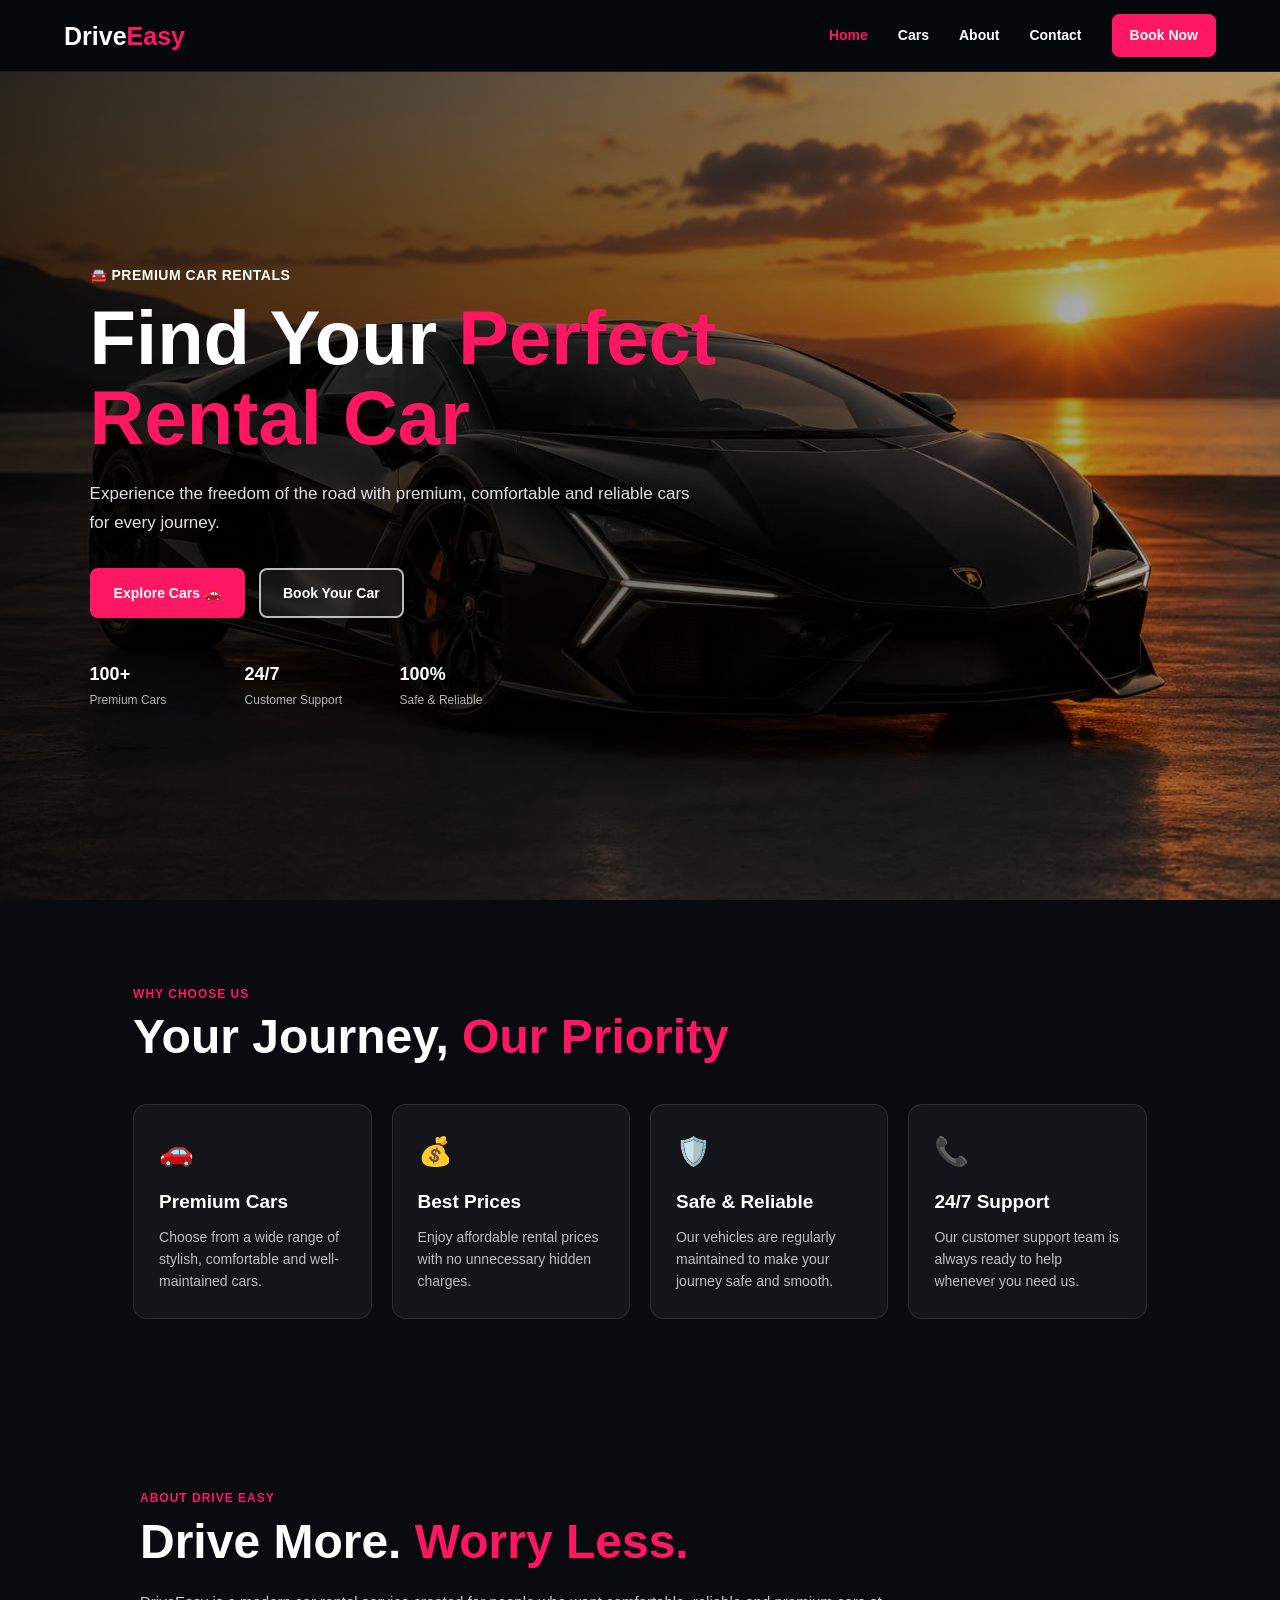
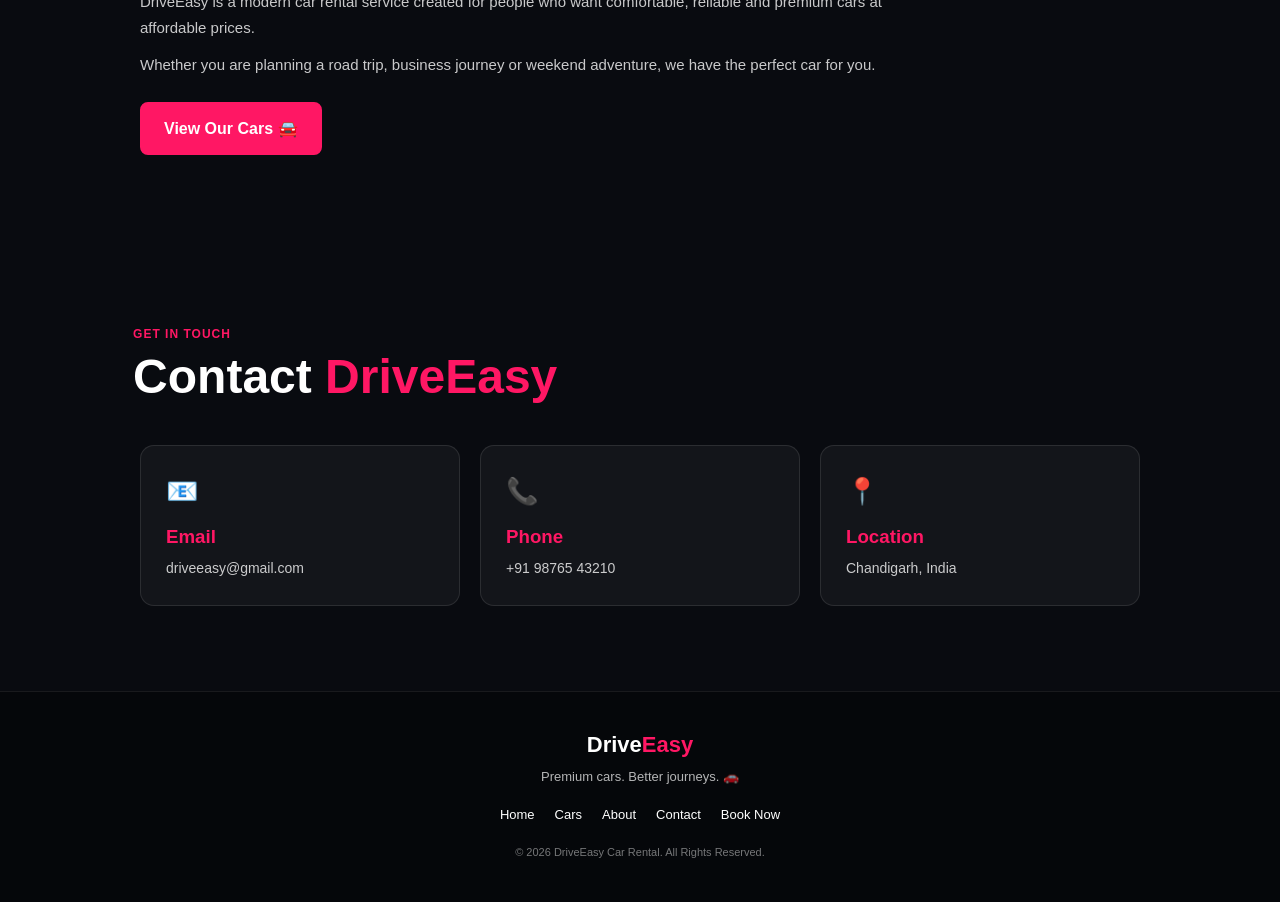
<file: index.html>
<!DOCTYPE html>
<html lang="en">

<head>
    <meta charset="UTF-8">
    <meta name="viewport" content="width=device-width, initial-scale=1.0">

    <title>DriveEasy - Premium Car Rental</title>

    <link rel="stylesheet" href="style.css">
</head>

<body>

<!-- ================= NAVBAR ================= -->

<header class="navbar">

    <div class="logo">
        <a href="index.html">
            Drive<span>Easy</span>
        </a>
    </div>

    <nav>
        <a href="index.html" class="active">Home</a>
        <a href="cars.html">Cars</a>
        <a href="#about">About</a>
        <a href="#contact">Contact</a>
        <a href="book.html" class="nav-book">Book Now</a>
    </nav>

</header>


<!-- ================= HERO ================= -->

<section class="hero" id="home">

    <div class="hero-overlay"></div>

    <div class="hero-content">

        <div class="small-title">
            🚘 PREMIUM CAR RENTALS
        </div>

        <h1>
            Find Your
            <span>Perfect Rental Car</span>
        </h1>

        <p>
            Experience the freedom of the road with premium,
            comfortable and reliable cars for every journey.
        </p>

        <div class="hero-buttons">

            <a href="cars.html" class="main-btn">
                Explore Cars 🚗
            </a>

            <a href="book.html" class="outline-btn">
                Book Your Car
            </a>

        </div>


        <!-- FEATURES -->

        <div class="features">

            <div class="feature">
                <strong>100+</strong>
                <span>Premium Cars</span>
            </div>

            <div class="feature">
                <strong>24/7</strong>
                <span>Customer Support</span>
            </div>

            <div class="feature">
                <strong>100%</strong>
                <span>Safe & Reliable</span>
            </div>

        </div>

    </div>

</section>


<!-- ================= WHY DRIVE EASY ================= -->

<section class="why-us">

    <div class="section-title">

        <p>WHY CHOOSE US</p>

        <h2>
            Your Journey,
            <span>Our Priority</span>
        </h2>

    </div>


    <div class="why-container">

        <div class="why-card">

            <div class="icon">🚗</div>

            <h3>Premium Cars</h3>

            <p>
                Choose from a wide range of stylish,
                comfortable and well-maintained cars.
            </p>

        </div>


        <div class="why-card">

            <div class="icon">💰</div>

            <h3>Best Prices</h3>

            <p>
                Enjoy affordable rental prices with
                no unnecessary hidden charges.
            </p>

        </div>


        <div class="why-card">

            <div class="icon">🛡️</div>

            <h3>Safe & Reliable</h3>

            <p>
                Our vehicles are regularly maintained
                to make your journey safe and smooth.
            </p>

        </div>


        <div class="why-card">

            <div class="icon">📞</div>

            <h3>24/7 Support</h3>

            <p>
                Our customer support team is always
                ready to help whenever you need us.
            </p>

        </div>

    </div>

</section>


<!-- ================= ABOUT ================= -->

<section id="about" class="about-section">

    <div class="about-content">

        <p class="about-small">
            ABOUT DRIVE EASY
        </p>

        <h2>
            Drive More.
            <span>Worry Less.</span>
        </h2>

        <p>
            DriveEasy is a modern car rental service created
            for people who want comfortable, reliable and
            premium cars at affordable prices.
        </p>

        <p>
            Whether you are planning a road trip, business
            journey or weekend adventure, we have the perfect
            car for you.
        </p>

        <a href="cars.html" class="main-btn">
            View Our Cars 🚘
        </a>

    </div>

</section>


<!-- ================= CONTACT ================= -->

<section id="contact" class="contact-section">

    <div class="section-title">

        <p>GET IN TOUCH</p>

        <h2>
            Contact <span>DriveEasy</span>
        </h2>

    </div>


    <div class="contact-container">

        <div class="contact-box">

            <div class="contact-icon">📧</div>

            <h3>Email</h3>

            <p>driveeasy@gmail.com</p>

        </div>


        <div class="contact-box">

            <div class="contact-icon">📞</div>

            <h3>Phone</h3>

            <p>+91 98765 43210</p>

        </div>


        <div class="contact-box">

            <div class="contact-icon">📍</div>

            <h3>Location</h3>

            <p>Chandigarh, India</p>

        </div>

    </div>

</section>


<!-- ================= FOOTER ================= -->

<footer>

    <div class="footer-logo">
        Drive<span>Easy</span>
    </div>

    <p>
        Premium cars. Better journeys. 🚗
    </p>

    <div class="footer-links">

        <a href="index.html">Home</a>
        <a href="cars.html">Cars</a>
        <a href="#about">About</a>
        <a href="#contact">Contact</a>
        <a href="book.html">Book Now</a>

    </div>

    <p class="copyright">
        © 2026 DriveEasy Car Rental. All Rights Reserved.
    </p>

</footer>


<!-- ================= JAVASCRIPT ================= -->

<script src="script.js"></script>

</body>
</html>
</file>
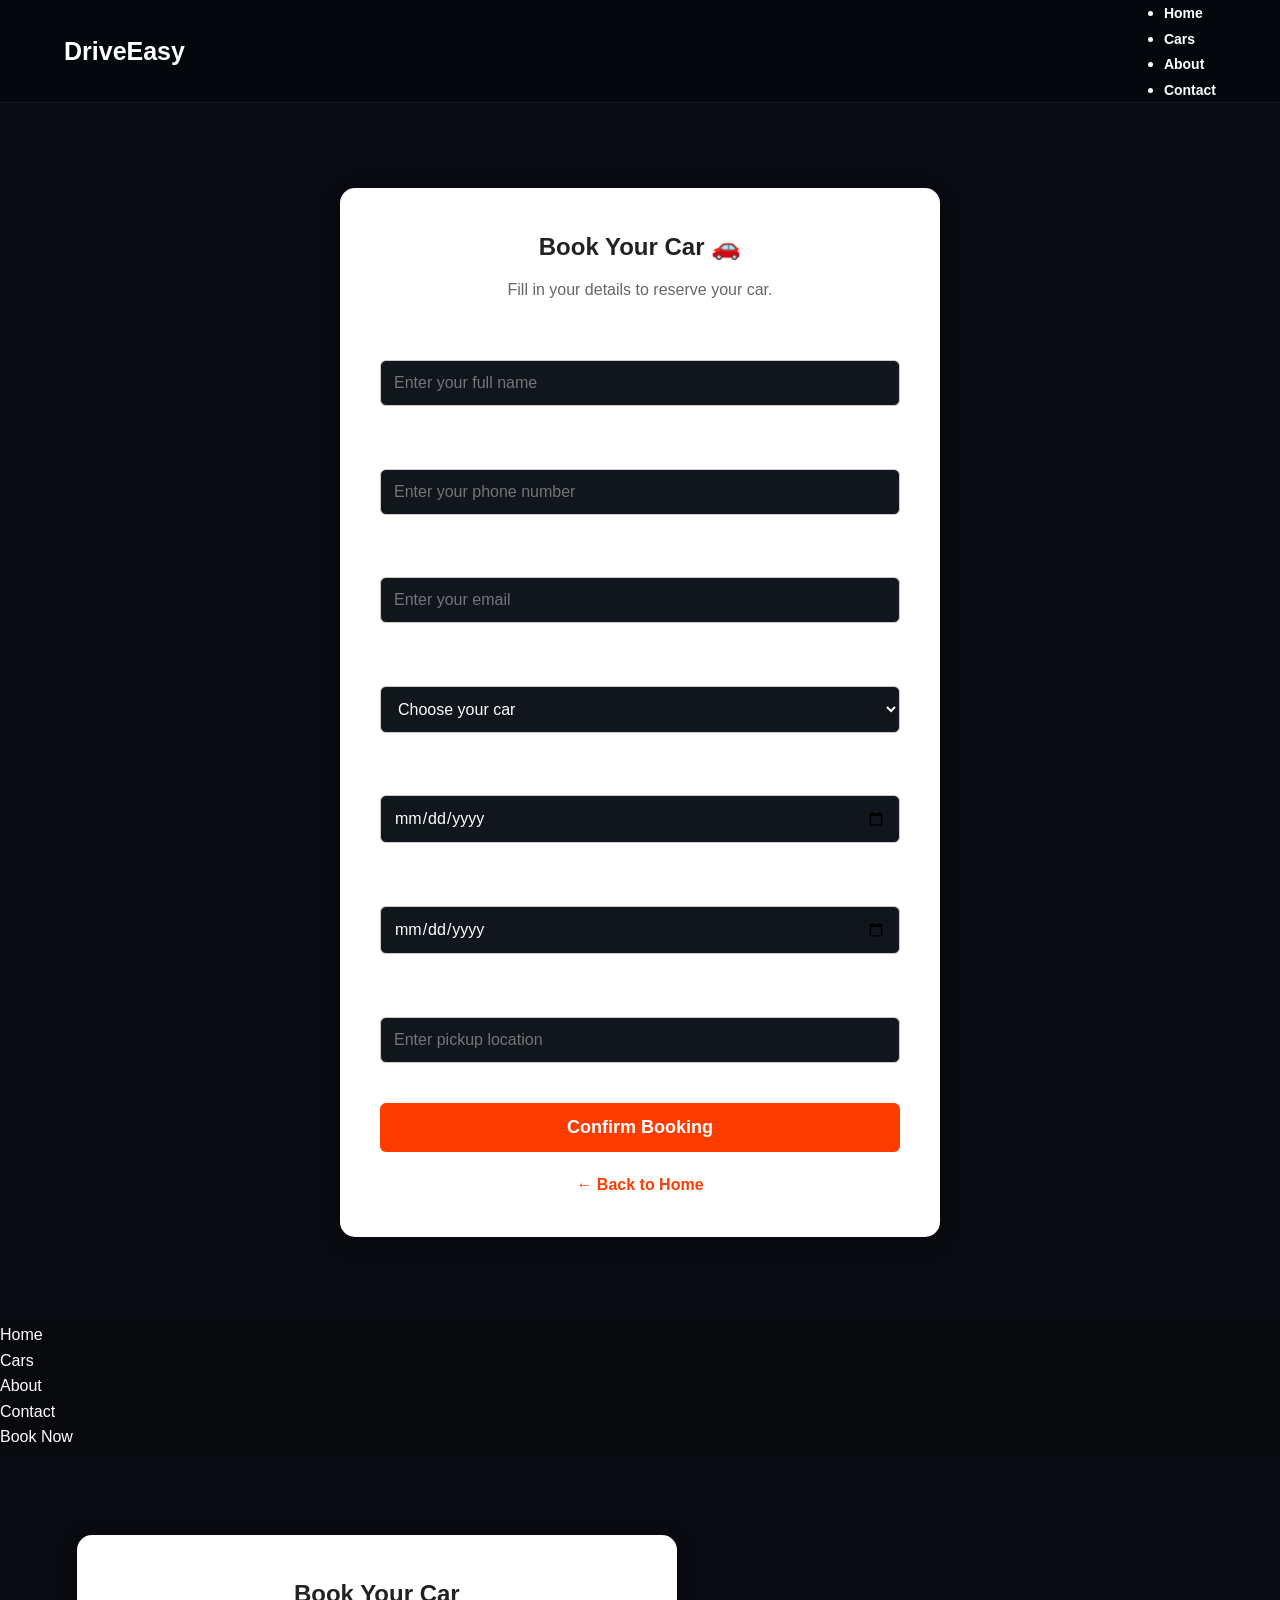
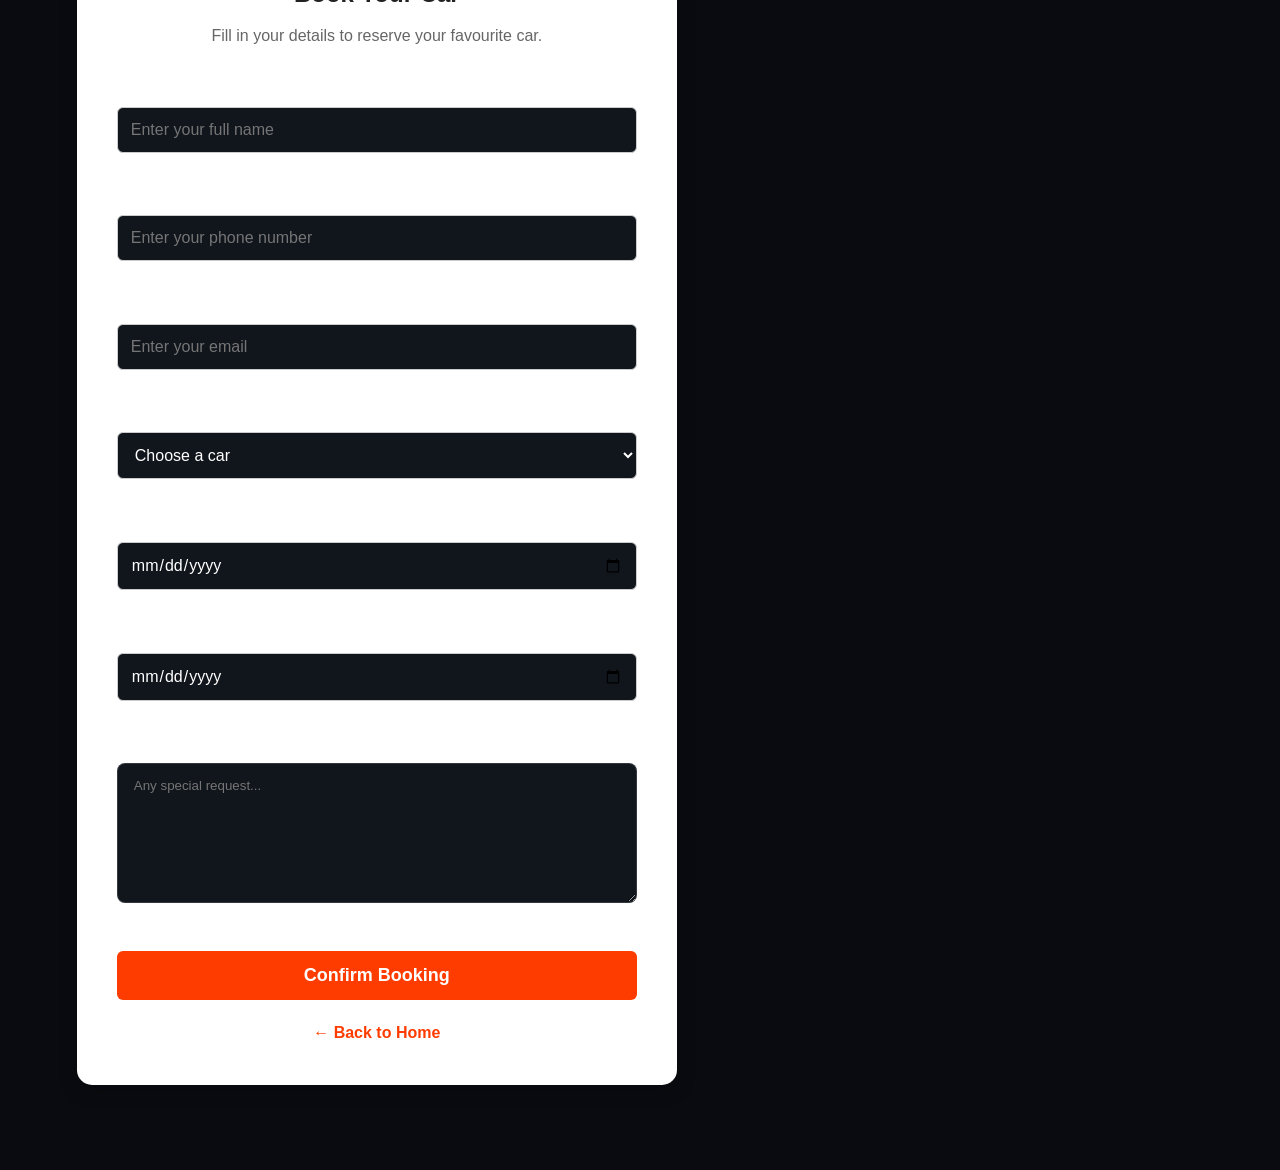
<file: book.html>
<!DOCTYPE html>
<html lang="en">
<head>
    <meta charset="UTF-8">
    <meta name="viewport" content="width=device-width, initial-scale=1.0">

    <title>Book Your Car - DriveEasy</title>

    <link rel="stylesheet" href="style.css">

    <style>
        .booking-section {
            min-height: 100vh;
            padding: 120px 20px 60px;
            display: flex;
            justify-content: center;
            align-items: center;
            background: #f4f4f4;
        }

        .booking-box {
            width: 100%;
            max-width: 600px;
            background: white;
            padding: 40px;
            border-radius: 15px;
            box-shadow: 0 5px 20px rgba(0,0,0,0.2);
        }

        .booking-box h1 {
            text-align: center;
            margin-bottom: 10px;
            color: #222;
        }

        .booking-box p {
            text-align: center;
            color: #666;
            margin-bottom: 25px;
        }

        .booking-form label {
            display: block;
            margin-top: 15px;
            margin-bottom: 7px;
            font-weight: bold;
        }

        .booking-form input,
        .booking-form select {
            width: 100%;
            padding: 13px;
            border: 1px solid #ccc;
            border-radius: 6px;
            font-size: 16px;
        }

        .booking-form input:focus,
        .booking-form select:focus {
            outline: none;
            border-color: #ff3c00;
        }

        .booking-form button {
            width: 100%;
            margin-top: 25px;
            padding: 14px;
            border: none;
            border-radius: 6px;
            background: #ff3c00;
            color: white;
            font-size: 18px;
            font-weight: bold;
            cursor: pointer;
        }

        .booking-form button:hover {
            background: #d62f00;
        }

        .back-home {
            display: block;
            text-align: center;
            margin-top: 20px;
            color: #ff3c00;
            text-decoration: none;
            font-weight: bold;
        }
    </style>
</head>

<body>

<header class="navbar">

    <div class="logo">
        <a href="index.html">DriveEasy</a>
    </div>

    <nav>
        <ul class="nav-links">
            <li><a href="index.html">Home</a></li>
            <li><a href="index.html#cars">Cars</a></li>
            <li><a href="index.html#about">About</a></li>
            <li><a href="index.html#contact">Contact</a></li>
        </ul>
    </nav>

</header>


<section class="booking-section">

    <div class="booking-box">

        <h1>Book Your Car 🚗</h1>

        <p>Fill in your details to reserve your car.</p>

        <form class="booking-form" onsubmit="confirmBooking(event)">

            <label for="name">Full Name</label>
            <input
                type="text"
                id="name"
                placeholder="Enter your full name"
                required
            >

            <label for="phone">Phone Number</label>
            <input
                type="tel"
                id="phone"
                placeholder="Enter your phone number"
                required
            >

            <label for="email">Email</label>
            <input
                type="email"
                id="email"
                placeholder="Enter your email"
                required
            >

            <label for="car">Select Car</label>

            <select id="car" required>
                <option value="">Choose your car</option>
                <option value="Mahindra Thar">Mahindra Thar - ₹3500 / Day</option>
                <option value="BMW X5">BMW X5 - ₹7000 / Day</option>
                <option value="Scorpio N">Scorpio N - ₹4000 / Day</option>
            </select>

            <label for="pickup">Pickup Date</label>
            <input
                type="date"
                id="pickup"
                required
            >

            <label for="returnDate">Return Date</label>
            <input
                type="date"
                id="returnDate"
                required
            >

            <label for="location">Pickup Location</label>
            <input
                type="text"
                id="location"
                placeholder="Enter pickup location"
                required
            >

            <button type="submit">
                Confirm Booking
            </button>

        </form>

        <a href="index.html" class="back-home">
            ← Back to Home
        </a>

    </div>

</section>


<script>
function confirmBooking(event) {

    event.preventDefault();

    let name = document.getElementById("name").value;
    let car = document.getElementById("car").value;
    let pickup = document.getElementById("pickup").value;
    let returnDate = document.getElementById("returnDate").value;

    if (returnDate < pickup) {
        alert("Return date cannot be before pickup date.");
        return;
    }

    alert(
        "Booking Confirmed! 🎉\n\n" +
        "Name: " + name + "\n" +
        "Car: " + car + "\n" +
        "Pickup Date: " + pickup + "\n" +
        "Return Date: " + returnDate
    );
}
</script>

</body>
</html>
    <nav>
        <ul class="nav-links">
            <li><a href="index.html">Home</a></li>
            <li><a href="index.html#cars">Cars</a></li>
            <li><a href="index.html#about">About</a></li>
            <li><a href="index.html#contact">Contact</a></li>
            <li><a href="book.html" class="book-btn">Book Now</a></li>
        </ul>
    </nav>

</header>


<!-- Booking Section -->
<section class="booking-page">

    <div class="booking-box">

        <h1>Book Your Car</h1>

        <p class="subtitle">
            Fill in your details to reserve your favourite car.
        </p>

        <form class="booking-form" onsubmit="bookCar(event)">

            <label for="name">Full Name</label>
            <input
                type="text"
                id="name"
                placeholder="Enter your full name"
                required
            >

            <label for="phone">Phone Number</label>
            <input
                type="tel"
                id="phone"
                placeholder="Enter your phone number"
                required
            >

            <label for="email">Email</label>
            <input
                type="email"
                id="email"
                placeholder="Enter your email"
                required
            >

            <label for="car">Select Car</label>
            <select id="car" required>
                <option value="">Choose a car</option>
                <option value="Mahindra Thar">Mahindra Thar - ₹3500 / Day</option>
                <option value="BMW X5">BMW X5 - ₹7000 / Day</option>
                <option value="Scorpio N">Scorpio N - ₹4000 / Day</option>
                <option value="Lamborghini">Lamborghini - ₹15000 / Day</option>
            </select>

            <label for="pickup">Pickup Date</label>
            <input
                type="date"
                id="pickup"
                required
            >

            <label for="return">Return Date</label>
            <input
                type="date"
                id="return"
                required
            >

            <label for="message">Additional Message</label>
            <textarea
                id="message"
                placeholder="Any special request..."
            ></textarea>

            <button type="submit">
                Confirm Booking
            </button>

        </form>

        <a href="index.html" class="back-home">
            ← Back to Home
        </a>

    </div>

</section>


<script>
function bookCar(event){

    event.preventDefault();

    let name = document.getElementById("name").value;
    let car = document.getElementById("car").value;
    let pickup = document.getElementById("pickup").value;
    let returnDate = document.getElementById("return").value;

    if(returnDate < pickup){
        alert("Return date cannot be before pickup date.");
        return;
    }

    alert(
        "Booking Confirmed!\\n\\n" +
        "Name: " + name + "\\n" +
        "Car: " + car + "\\n" +
        "Pickup: " + pickup + "\\n" +
        "Return: " + returnDate
    );
}
</script>

</body>
</html>
</file>
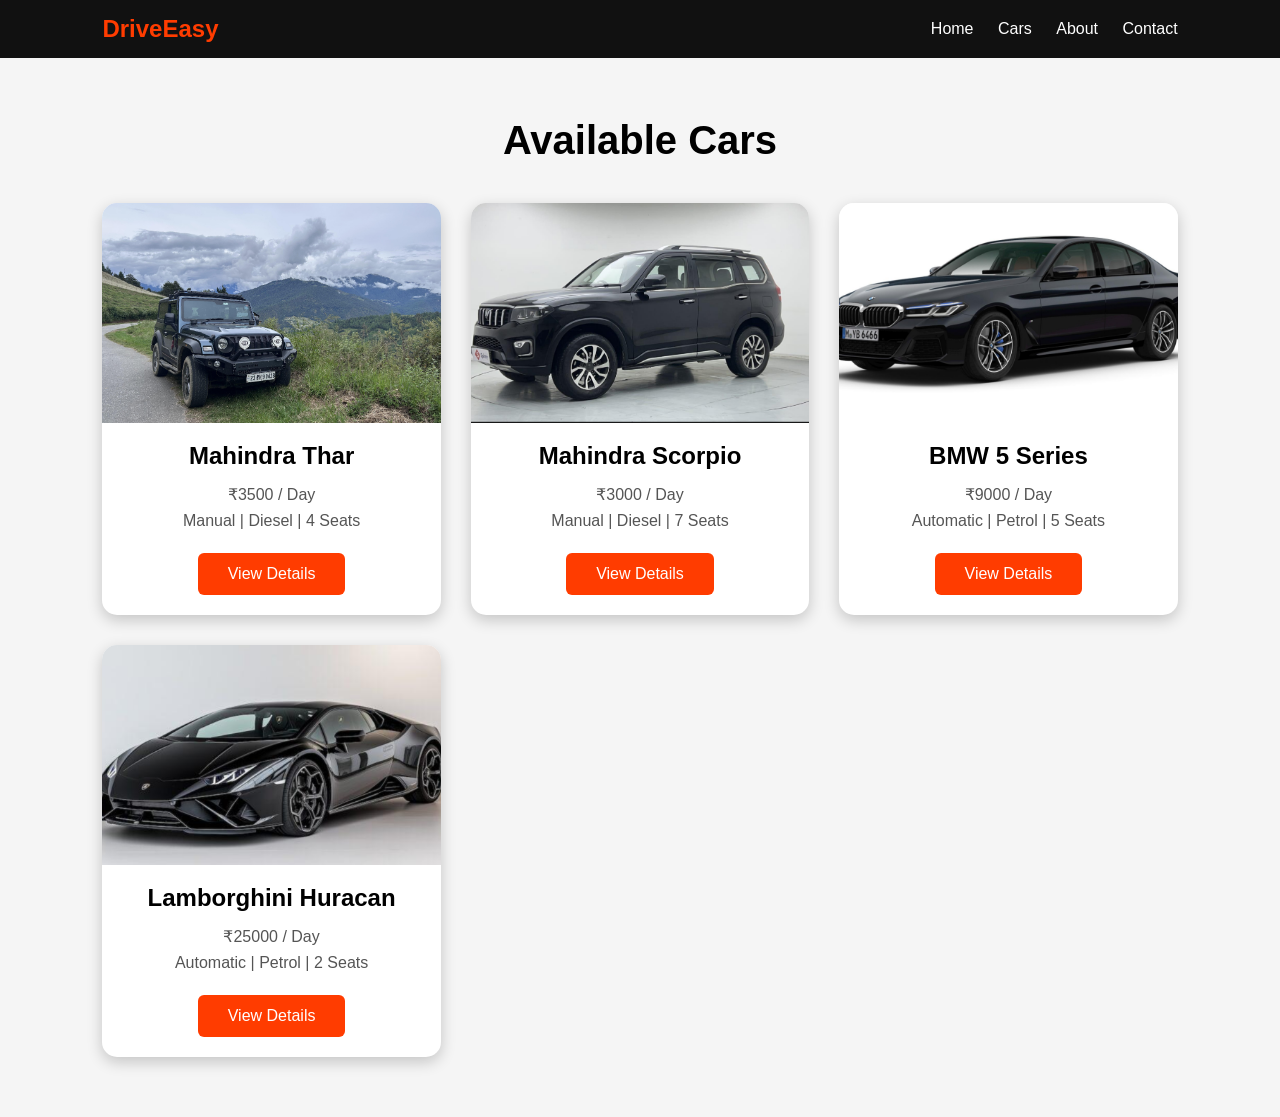
<file: cars.html>
<!DOCTYPE html>
<html lang="en">
<head>
    <meta charset="UTF-8">
    <meta name="viewport" content="width=device-width, initial-scale=1.0">
    <title>Available Cars | DriveEasy</title>

    <link rel="stylesheet" href="cars.css">
</head>

<body>

<header>

<h2 class="logo">DriveEasy</h2>

<nav>

<a href="index.html">Home</a>
<a href="cars.html">Cars</a>
<a href="index.html#about">About</a>
<a href="index.html#contact">Contact</a>

</nav>

</header>

<section class="cars">

<h1>Available Cars</h1>

<div class="car-container">

<div class="car-card">

<img src="images/Thar-front.jpg" alt="Thar">

<h2>Mahindra Thar</h2>

<p>₹3500 / Day</p>

<p>Manual | Diesel | 4 Seats</p>

<a href="#" class="btn">View Details</a>

</div>

<div class="car-card">

<img src="images/scorpio-front.jpg" alt="Scorpio">

<h2>Mahindra Scorpio</h2>

<p>₹3000 / Day</p>

<p>Manual | Diesel | 7 Seats</p>

<a href="#" class="btn">View Details</a>

</div>

<div class="car-card">

<img src="images/bmw-front.jpg" alt="BMW">

<h2>BMW 5 Series</h2>

<p>₹9000 / Day</p>

<p>Automatic | Petrol | 5 Seats</p>

<a href="#" class="btn">View Details</a>

</div>

<div class="car-card">

<img src="images/lamborghini-front.jpg" alt="Lamborghini">

<h2>Lamborghini Huracan</h2>

<p>₹25000 / Day</p>

<p>Automatic | Petrol | 2 Seats</p>

<a href="#" class="btn">View Details</a>

</div>

</div>

</section>

<script src="cars.js?v=2"></script>

</body>
</html>
</file>
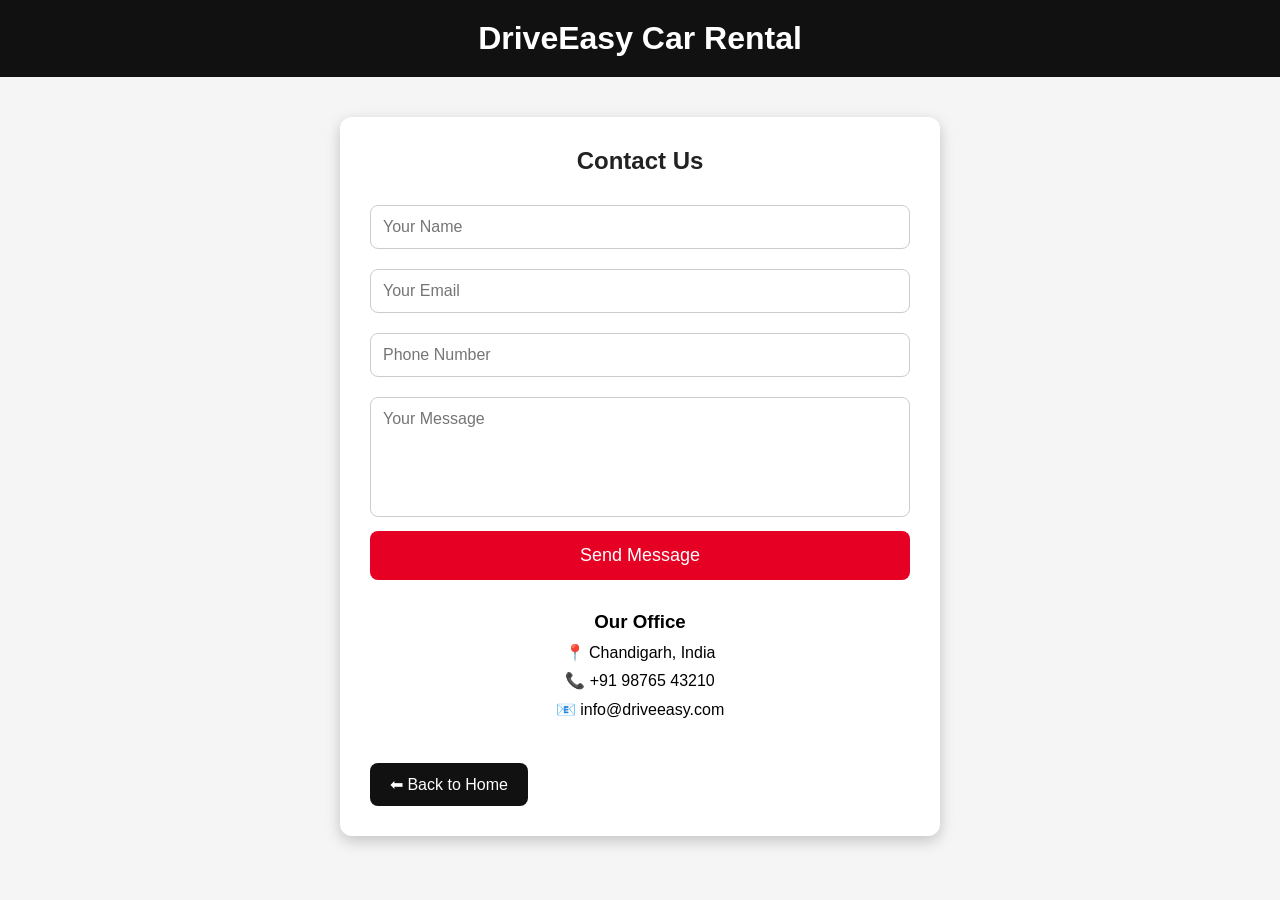
<file: contact.html>
<!DOCTYPE html>
<html lang="en">
<head>
    <meta charset="UTF-8">
    <meta name="viewport" content="width=device-width, initial-scale=1.0">
    <title>Contact Us | DriveEasy</title>
    <link rel="stylesheet" href="contact.css">
</head>
<body>

<header>
    <h1>DriveEasy Car Rental</h1>
</header>

<section class="contact">

    <h2>Contact Us</h2>

    <form id="contactForm">

        <input type="text" placeholder="Your Name" required>

        <input type="email" placeholder="Your Email" required>

        <input type="tel" placeholder="Phone Number" required>

        <textarea placeholder="Your Message" required></textarea>

        <button type="submit">Send Message</button>

    </form>

    <div class="info">
        <h3>Our Office</h3>
        <p>📍 Chandigarh, India</p>
        <p>📞 +91 98765 43210</p>
        <p>📧 info@driveeasy.com</p>
    </div>

    <br>

    <a href="index.html" class="back-btn">⬅ Back to Home</a>

</section>

<script src="contact.js"></script>

</body>
</html>
</file>
<file: style.css>
/* =========================================================
   DRIVE EASY - FINAL STYLE
   Responsive: Mobile + Tablet + Laptop + Desktop
   ========================================================= */


/* =========================================================
   RESET
   ========================================================= */

* {
    margin: 0;
    padding: 0;
    box-sizing: border-box;
}

html {
    scroll-behavior: smooth;
}

body {
    font-family: Arial, Helvetica, sans-serif;
    background: #07090d;
    color: #ffffff;
    line-height: 1.6;
    overflow-x: hidden;
}

img {
    max-width: 100%;
    display: block;
}

a {
    text-decoration: none;
    color: inherit;
}

button,
input,
select,
textarea {
    font-family: inherit;
}


/* =========================================================
   NAVBAR
   ========================================================= */

.navbar {
    width: 100%;
    min-height: 72px;

    display: flex;
    align-items: center;
    justify-content: space-between;

    padding: 0 5%;

    position: relative;
    z-index: 1000;

    background: rgba(5, 8, 13, 0.95);

    border-bottom: 1px solid rgba(255, 255, 255, 0.08);

    backdrop-filter: blur(10px);
}


/* LOGO */

.logo {
    font-size: 25px;
    font-weight: 800;
    white-space: nowrap;
}

.logo a {
    color: #ffffff;
}

.logo span {
    color: #ff1764;
}


/* NAV LINKS */

.navbar nav {
    display: flex;
    align-items: center;
    justify-content: flex-end;

    gap: 30px;
}

.navbar nav a {
    color: #ffffff;

    font-size: 14px;
    font-weight: 600;

    transition: all 0.3s ease;
}

.navbar nav a:hover {
    color: #ff1764;
}

.navbar nav a.active {
    color: #ff1764;
}


/* BOOK NOW */

.navbar nav .nav-book {
    padding: 9px 17px;

    color: #ffffff;

    background: #ff1764;

    border: 1px solid #ff1764;

    border-radius: 7px;
}

.navbar nav .nav-book:hover {
    color: #ffffff;
    background: #e90050;
    border-color: #e90050;
}


/* =========================================================
   HERO
   ========================================================= */

.hero {
    position: relative;

    width: 100%;
    min-height: calc(100vh - 72px);

    display: flex;
    align-items: center;

    overflow: hidden;

    /* IMPORTANT:
       home-bg.jpg is inside images folder */
    background-image: url("images/home-bg.jpg");

    background-size: cover;
    background-position: center center;
    background-repeat: no-repeat;

    isolation: isolate;
}


/* HERO OVERLAY */

.hero-overlay {
    position: absolute;

    inset: 0;

    z-index: -1;

    background:
        linear-gradient(
            90deg,
            rgba(0, 0, 0, 0.78) 0%,
            rgba(0, 0, 0, 0.52) 50%,
            rgba(0, 0, 0, 0.25) 100%
        );
}


/* HERO CONTENT */

.hero-content {
    position: relative;
    z-index: 5;

    width: 90%;
    max-width: 1200px;

    margin: 0 auto;

    padding: 80px 0;
}


/* SMALL TITLE */

.small-title {
    display: inline-block;

    margin-bottom: 12px;

    color: #ffffff;

    font-size: 14px;
    font-weight: 700;

    letter-spacing: 0.5px;
}


/* HERO HEADING */

.hero h1 {
    max-width: 760px;

    margin-bottom: 22px;

    color: #ffffff;

    font-size: clamp(42px, 6vw, 76px);

    line-height: 1.05;

    font-weight: 800;
}

.hero h1 span {
    color: #ff1764;
}


/* HERO PARAGRAPH */

.hero p {
    max-width: 620px;

    margin-bottom: 30px;

    color: rgba(255, 255, 255, 0.88);

    font-size: 17px;

    line-height: 1.7;
}


/* =========================================================
   HERO BUTTONS
   ========================================================= */

.hero-buttons {
    display: flex;
    align-items: center;

    gap: 14px;

    flex-wrap: wrap;
}

.hero-buttons a {
    display: inline-flex;

    align-items: center;
    justify-content: center;

    min-height: 48px;

    padding: 12px 22px;

    border-radius: 8px;

    font-size: 14px;
    font-weight: 700;

    transition: all 0.3s ease;
}


/* MAIN BUTTON */

.main-btn {
    display: inline-flex;

    align-items: center;
    justify-content: center;

    padding: 12px 22px;

    background: #ff1764;

    color: #ffffff !important;

    border: 2px solid #ff1764;

    border-radius: 8px;

    font-weight: 700;

    transition: all 0.3s ease;
}

.main-btn:hover {
    background: #e90050;

    border-color: #e90050;

    transform: translateY(-3px);

    box-shadow:
        0 10px 25px rgba(255, 23, 100, 0.35);
}


/* OUTLINE BUTTON */

.outline-btn {
    background: rgba(255, 255, 255, 0.08);

    color: #ffffff !important;

    border: 2px solid rgba(255, 255, 255, 0.7);

    backdrop-filter: blur(5px);
}

.outline-btn:hover {
    background: #ffffff;

    color: #111111 !important;

    border-color: #ffffff;

    transform: translateY(-3px);
}


/* =========================================================
   HERO FEATURES
   ========================================================= */

.features {
    display: flex;

    align-items: center;

    flex-wrap: wrap;

    gap: 35px;

    margin-top: 42px;
}

.feature {
    display: flex;

    flex-direction: column;

    min-width: 120px;
}

.feature strong {
    color: #ffffff;

    font-size: 18px;

    margin-bottom: 2px;
}

.feature span {
    color: rgba(255, 255, 255, 0.7);

    font-size: 12px;
}


/* =========================================================
   COMMON SECTIONS
   ========================================================= */

section {
    width: 100%;
}

section:not(.hero) {
    padding: 85px 6%;

    background: #090b10;
}

section h2 {
    color: #ffffff;

    font-size: clamp(30px, 4vw, 48px);

    line-height: 1.15;

    margin-bottom: 18px;
}

section h2 span {
    color: #ff1764;
}

section p {
    color: rgba(255, 255, 255, 0.78);
}


/* =========================================================
   SECTION TITLE
   ========================================================= */

.section-title {
    width: 90%;
    max-width: 1100px;

    margin: 0 auto 40px;
}

.section-title > p:first-child {
    margin-bottom: 5px;

    color: #ff1764;

    font-size: 12px;

    font-weight: 700;

    letter-spacing: 1px;
}

.section-title h2 {
    margin-bottom: 0;
}


/* =========================================================
   WHY US
   ========================================================= */

.why-us {
    background:
        linear-gradient(
            rgba(5, 7, 11, 0.96),
            rgba(5, 7, 11, 0.98)
        );
}

.why-container {
    width: 90%;
    max-width: 1100px;

    margin: 0 auto;

    display: grid;

    grid-template-columns: repeat(4, 1fr);

    gap: 20px;
}

.why-card {
    padding: 25px;

    background: rgba(255, 255, 255, 0.045);

    border: 1px solid rgba(255, 255, 255, 0.10);

    border-radius: 14px;

    transition: all 0.3s ease;
}

.why-card:hover {
    transform: translateY(-5px);

    border-color: rgba(255, 23, 100, 0.45);

    box-shadow:
        0 15px 35px rgba(0, 0, 0, 0.35);
}

.why-card .icon {
    font-size: 28px;

    margin-bottom: 12px;
}

.why-card h3 {
    margin-bottom: 8px;

    color: #ffffff;

    font-size: 19px;
}

.why-card p {
    color: rgba(255, 255, 255, 0.72);

    font-size: 14px;

    line-height: 1.6;
}


/* =========================================================
   ABOUT
   ========================================================= */

.about-section {
    background:
        linear-gradient(
            rgba(5, 7, 11, 0.95),
            rgba(5, 7, 11, 0.98)
        );
}

.about-content {
    width: 90%;
    max-width: 1000px;

    margin: 0 auto;
}

.about-small {
    margin-bottom: 6px;

    color: #ff1764 !important;

    font-size: 12px;

    font-weight: 700;

    letter-spacing: 1px;
}

.about-content h2 {
    margin-bottom: 20px;
}

.about-content > p:not(.about-small) {
    max-width: 800px;

    margin-bottom: 12px;

    font-size: 15px;

    line-height: 1.7;
}

.about-content .main-btn {
    margin-top: 12px;
}


/* =========================================================
   CONTACT
   ========================================================= */

.contact-section {
    background:
        linear-gradient(
            rgba(5, 7, 11, 0.95),
            rgba(5, 7, 11, 0.99)
        );
}

.contact-container {
    width: 90%;
    max-width: 1000px;

    margin: 0 auto;

    display: grid;

    grid-template-columns: repeat(3, 1fr);

    gap: 20px;
}

.contact-box {
    padding: 25px;

    background: rgba(255, 255, 255, 0.045);

    border: 1px solid rgba(255, 255, 255, 0.10);

    border-radius: 14px;

    transition: all 0.3s ease;
}

.contact-box:hover {
    transform: translateY(-5px);

    border-color: rgba(255, 23, 100, 0.45);
}

.contact-icon {
    font-size: 26px;

    margin-bottom: 10px;
}

.contact-box h3 {
    color: #ff1764;

    margin-bottom: 5px;
}

.contact-box p {
    font-size: 14px;
}


/* =========================================================
   FOOTER
   ========================================================= */

footer {
    padding: 35px 6%;

    text-align: center;

    background: #05070a;

    color: rgba(255, 255, 255, 0.7);

    border-top: 1px solid rgba(255, 255, 255, 0.08);
}

.footer-logo {
    margin-bottom: 5px;

    color: #ffffff;

    font-size: 22px;

    font-weight: 800;
}

.footer-logo span {
    color: #ff1764;
}

footer p {
    margin: 5px 0;

    font-size: 13px;
}

.footer-links {
    display: flex;

    justify-content: center;

    flex-wrap: wrap;

    gap: 20px;

    margin: 18px 0;
}

.footer-links a {
    color: #ffffff;

    font-size: 13px;

    transition: 0.3s ease;
}

.footer-links a:hover {
    color: #ff1764;
}

.copyright {
    color: rgba(255, 255, 255, 0.45) !important;

    font-size: 11px !important;
}


/* =========================================================
   FORMS / GENERAL BUTTONS
   ========================================================= */

form {
    width: 100%;
}

input,
select,
textarea {
    width: 100%;

    padding: 14px 16px;

    margin-bottom: 15px;

    background: #11151c;

    color: #ffffff;

    border: 1px solid rgba(255, 255, 255, 0.15);

    border-radius: 8px;

    outline: none;
}

input:focus,
select:focus,
textarea:focus {
    border-color: #ff1764;
}

textarea {
    min-height: 140px;

    resize: vertical;
}

button {
    padding: 13px 24px;

    border: none;

    border-radius: 8px;

    background: #ff1764;

    color: #ffffff;

    font-size: 15px;

    font-weight: 700;

    cursor: pointer;

    transition: all 0.3s ease;
}

button:hover {
    background: #e90050;

    transform: translateY(-2px);
}


/* =========================================================
   GENERIC CAR CARDS
   ========================================================= */

.car-card,
.card,
.feature-card {
    background: rgba(255, 255, 255, 0.055);

    border: 1px solid rgba(255, 255, 255, 0.10);

    border-radius: 16px;

    padding: 25px;

    transition: all 0.3s ease;
}

.car-card:hover,
.card:hover,
.feature-card:hover {
    transform: translateY(-5px);

    border-color: rgba(255, 23, 100, 0.45);

    box-shadow:
        0 15px 35px rgba(0, 0, 0, 0.35);
}


/* =========================================================
   MOBILE
   ========================================================= */

@media (max-width: 768px) {

    /* NAVBAR */

    .navbar {
        min-height: 62px;

        padding: 0 14px;
    }

    .logo {
        font-size: 20px;
    }

    .navbar nav {
        gap: 10px;
    }

    .navbar nav a {
        font-size: 10px;
    }

    .navbar nav .nav-book {
        padding: 6px 8px;
    }


    /* HERO */

    .hero {
        min-height: calc(100vh - 62px);

        align-items: flex-end;

        background-position: center center;
    }

    .hero-overlay {
        z-index: -1;

        background:
            linear-gradient(
                180deg,
                rgba(0, 0, 0, 0.10) 0%,
                rgba(0, 0, 0, 0.42) 45%,
                rgba(0, 0, 0, 0.90) 100%
            );
    }

    .hero-content {
        width: 88%;

        padding: 0 0 65px;
    }

    .small-title {
        font-size: 10px;

        margin-bottom: 7px;
    }

    .hero h1 {
        max-width: 100%;

        margin-bottom: 15px;

        font-size: clamp(31px, 8vw, 45px);

        line-height: 1.06;
    }

    .hero p {
        max-width: 100%;

        margin-bottom: 18px;

        font-size: 12px;

        line-height: 1.55;
    }


    /* BUTTONS */

    .hero-buttons {
        gap: 8px;
    }

    .hero-buttons a,
    .main-btn {
        min-height: 42px;

        padding: 9px 13px;

        font-size: 11px;

        border-radius: 7px;
    }


    /* FEATURES */

    .features {
        gap: 14px;

        margin-top: 24px;
    }

    .feature {
        min-width: 90px;
    }

    .feature strong {
        font-size: 13px;
    }

    .feature span {
        font-size: 9px;
    }


    /* SECTIONS */

    section:not(.hero) {
        padding: 55px 6%;
    }

    section h2 {
        font-size: 30px;
    }


    /* WHY */

    .why-container {
        grid-template-columns: 1fr;

        gap: 14px;
    }

    .why-card {
        padding: 20px;
    }


    /* CONTACT */

    .contact-container {
        grid-template-columns: 1fr;

        gap: 14px;
    }


    /* FOOTER */

    .footer-links {
        gap: 12px;
    }
}


/* =========================================================
   SMALL PHONES
   ========================================================= */

@media (max-width: 480px) {

    .navbar {
        padding: 0 10px;
    }

    .logo {
        font-size: 17px;
    }

    .navbar nav {
        gap: 7px;
    }

    .navbar nav a {
        font-size: 8px;
    }

    .navbar nav .nav-book {
        padding: 5px 6px;
    }


    .hero-content {
        width: 87%;

        padding-bottom: 55px;
    }

    .hero h1 {
        font-size: 32px;
    }

    .hero p {
        font-size: 11px;
    }

    .hero-buttons a,
    .main-btn {
        padding: 8px 11px;

        font-size: 10px;
    }

    .features {
        gap: 9px;
    }

    .feature {
        min-width: 75px;
    }

    .feature strong {
        font-size: 11px;
    }

    .feature span {
        font-size: 8px;
    }

    .section-title {
        width: 100%;
    }

    .why-container,
    .contact-container,
    .about-content {
        width: 100%;
    }
}


/* =========================================================
   TABLET
   ========================================================= */

@media (min-width: 769px) and (max-width: 1024px) {

    .navbar {
        padding: 0 4%;
    }

    .navbar nav {
        gap: 18px;
    }

    .navbar nav a {
        font-size: 12px;
    }

    .hero-content {
        width: 88%;
    }

    .hero h1 {
        font-size: 55px;
    }

    .hero p {
        font-size: 15px;
    }

    .why-container {
        grid-template-columns: repeat(2, 1fr);
    }

    .contact-container {
        grid-template-columns: repeat(2, 1fr);
    }
}


/* =========================================================
   DESKTOP
   ========================================================= */

@media (min-width: 1025px) {

    .hero-content {
        padding-left: 2%;
    }

    .hero-buttons a {
        min-width: 145px;
    }
}


/* =========================================================
   ACCESSIBILITY
   ========================================================= */

a:focus-visible,
button:focus-visible,
input:focus-visible,
select:focus-visible,
textarea:focus-visible {
    outline: 2px solid #ff1764;

    outline-offset: 3px;
}


/* =========================================================
   PREVENT HORIZONTAL SCROLL
   ========================================================= */

html,
body {
    max-width: 100%;

    overflow-x: hidden;
}
</file>
<file: cars.css>
*{
    margin:0;
    padding:0;
    box-sizing:border-box;
    font-family:Arial,sans-serif;
}

body{
    background:#f5f5f5;
}

header{
    background:#111;
    color:#fff;
    display:flex;
    justify-content:space-between;
    align-items:center;
    padding:15px 8%;
    position:sticky;
    top:0;
}

.logo{
    color:#ff3c00;
}

nav a{
    color:#fff;
    text-decoration:none;
    margin-left:20px;
    transition:.3s;
}

nav a:hover{
    color:#ff3c00;
}

.cars{
    padding:60px 8%;
}

.cars h1{
    text-align:center;
    margin-bottom:40px;
    font-size:40px;
}

.car-container{
    display:grid;
    grid-template-columns:repeat(auto-fit,minmax(280px,1fr));
    gap:30px;
}

.car-card{
    background:#fff;
    border-radius:15px;
    overflow:hidden;
    box-shadow:0 5px 15px rgba(0,0,0,.2);
    transition:.4s;
    text-align:center;
    padding-bottom:20px;
}

.car-card:hover{
    transform:translateY(-10px);
}

.car-card img{
    width:100%;
    height:220px;
    object-fit:cover;
}

.car-card h2{
    margin:15px 0;
}

.car-card p{
    margin:8px 0;
    color:#555;
}

.btn{
    display:inline-block;
    margin-top:15px;
    padding:12px 30px;
    background:#ff3c00;
    color:#fff;
    text-decoration:none;
    border-radius:6px;
    transition:.3s;
}

.btn:hover{
    background:#111;
}

@media(max-width:768px){

header{
    flex-direction:column;
}

nav{
    margin-top:10px;
}

nav a{
    display:inline-block;
    margin:8px;
}

.cars h1{
    font-size:30px;
}

}
</file>
<file: contact.css>
*{
    margin:0;
    padding:0;
    box-sizing:border-box;
    font-family:Arial,sans-serif;
}

body{
    background:#f5f5f5;
}

header{
    background:#111;
    color:#fff;
    text-align:center;
    padding:20px;
}

.contact{
    width:90%;
    max-width:600px;
    margin:40px auto;
    background:#fff;
    padding:30px;
    border-radius:12px;
    box-shadow:0 5px 15px rgba(0,0,0,0.2);
}

.contact h2{
    text-align:center;
    margin-bottom:20px;
    color:#222;
}

.contact input,
.contact textarea{
    width:100%;
    padding:12px;
    margin:10px 0;
    border:1px solid #ccc;
    border-radius:8px;
    font-size:16px;
}

.contact textarea{
    height:120px;
    resize:none;
}

.contact button{
    width:100%;
    padding:14px;
    background:#e60023;
    color:#fff;
    border:none;
    border-radius:8px;
    font-size:18px;
    cursor:pointer;
    transition:.3s;
}

.contact button:hover{
    background:#b3001b;
}

.info{
    margin-top:25px;
    text-align:center;
    line-height:1.8;
}

.back-btn{
    display:inline-block;
    margin-top:20px;
    text-decoration:none;
    background:#111;
    color:#fff;
    padding:12px 20px;
    border-radius:8px;
}

.back-btn:hover{
    background:#333;
}

@media(max-width:768px){
    .contact{
        width:95%;
        padding:20px;
    }
}
</file>
